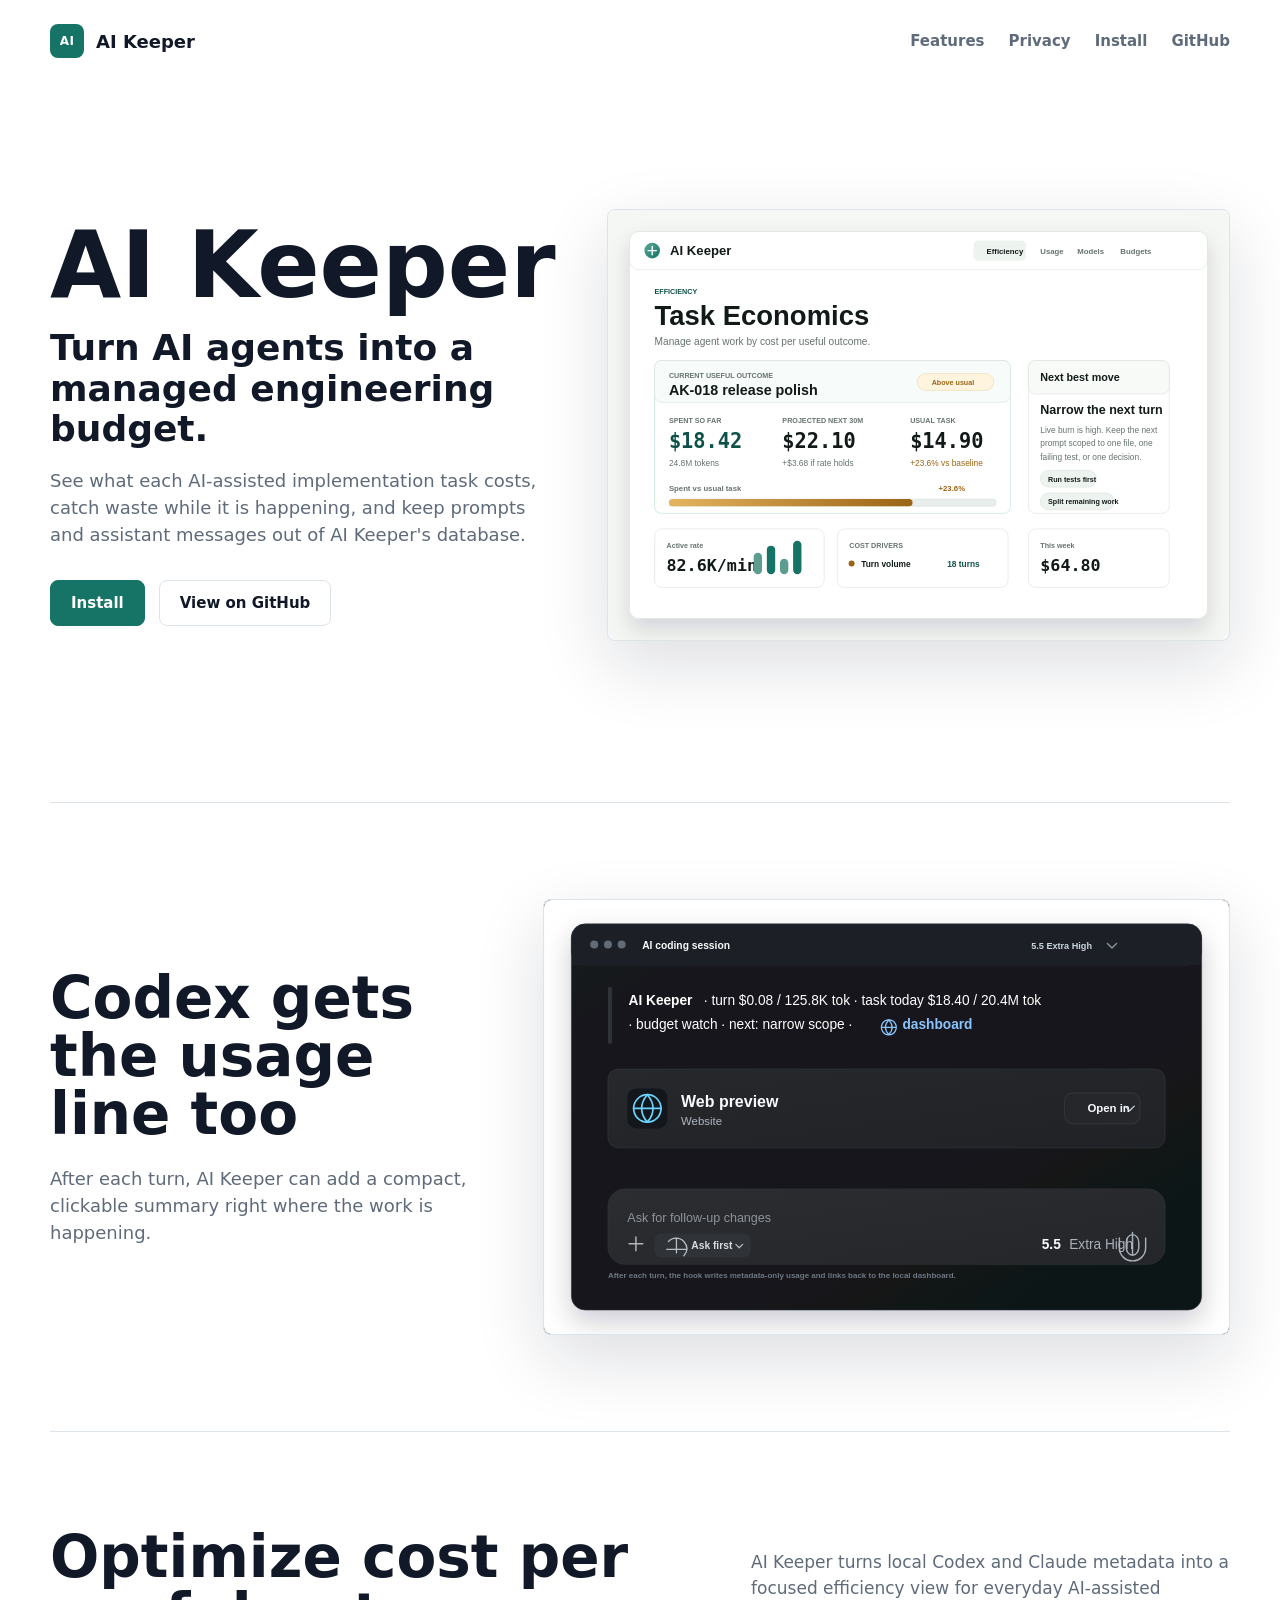
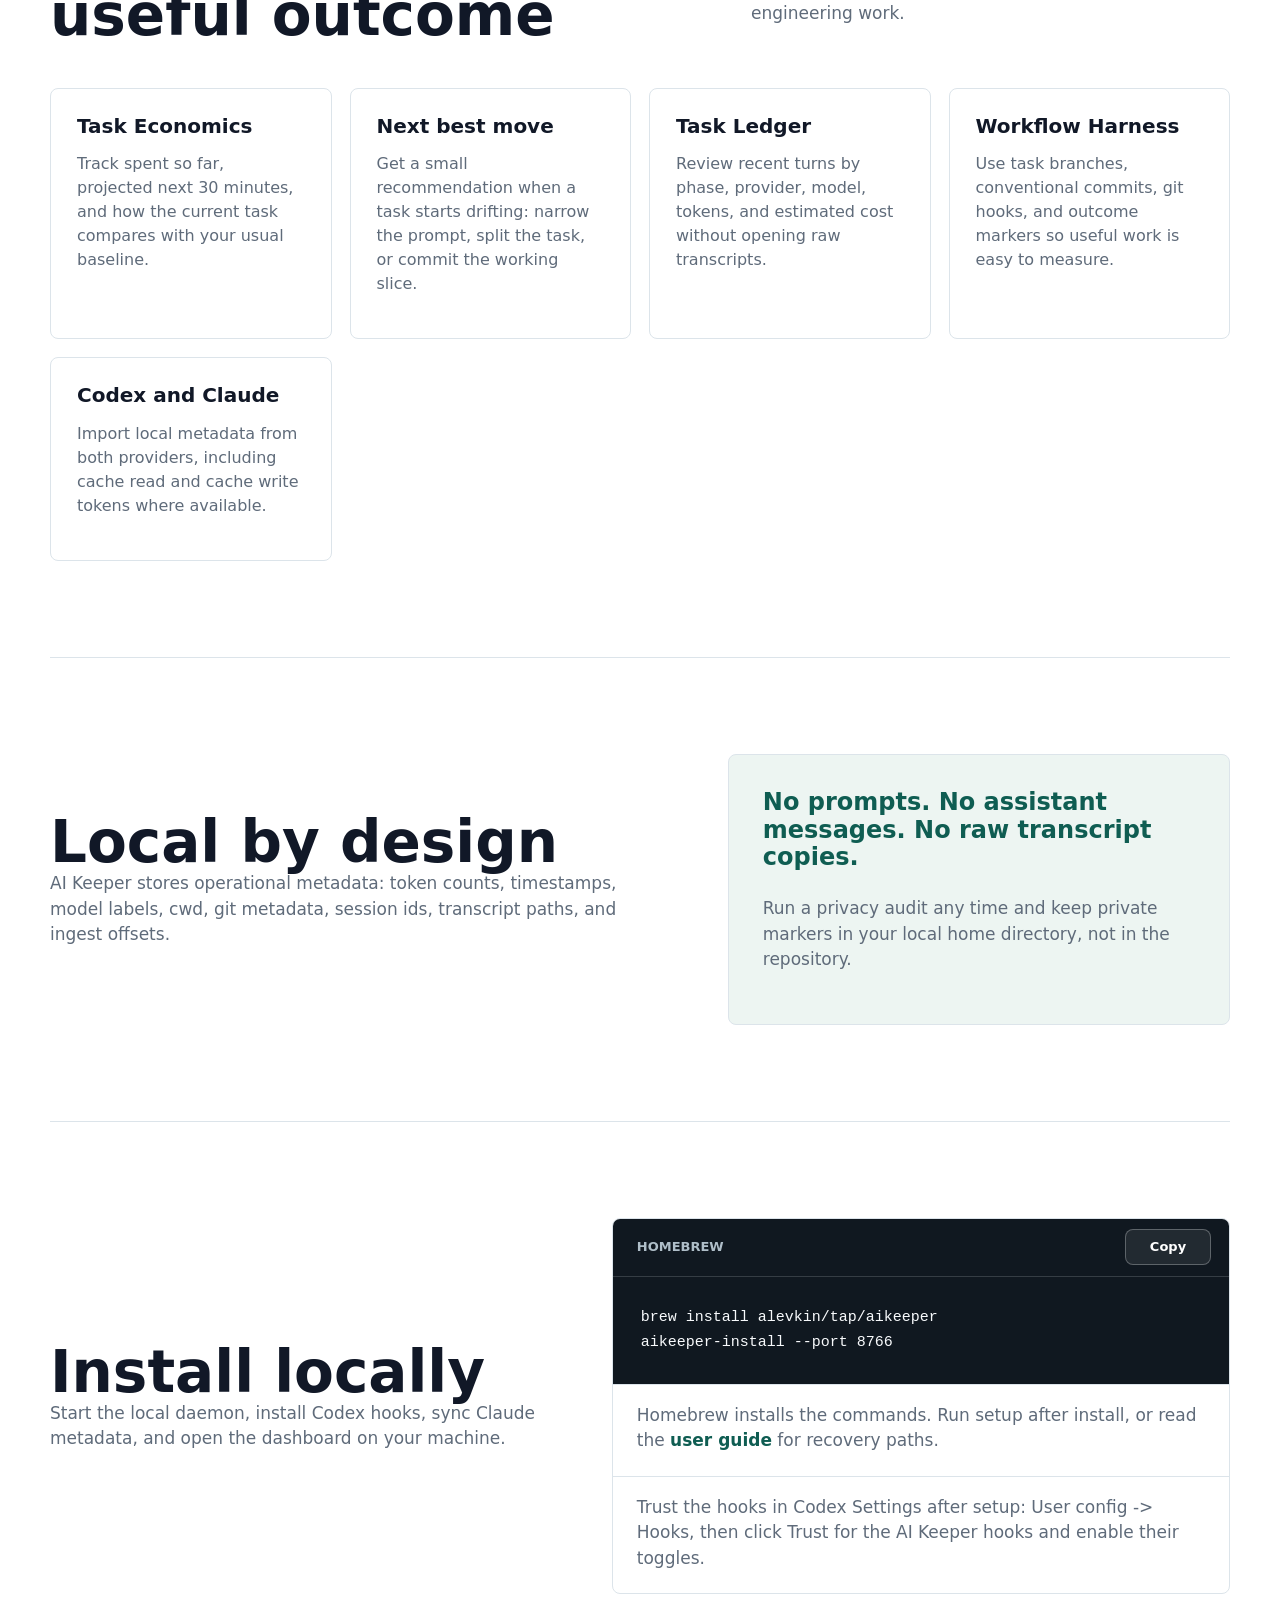
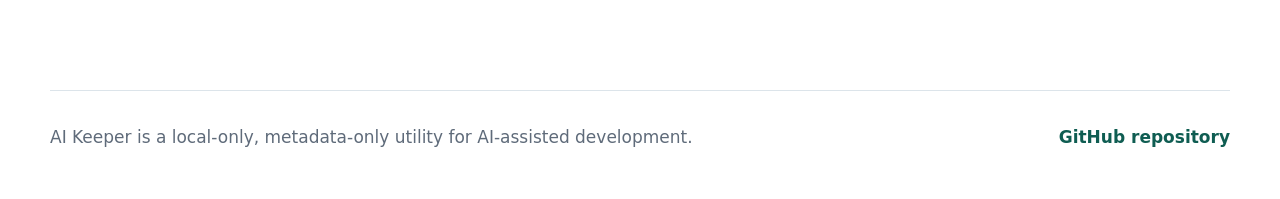
<file: docs/index.html>
<!doctype html>
<html lang="en">
  <head>
    <meta charset="utf-8">
    <meta name="viewport" content="width=device-width, initial-scale=1">
    <title>AI Keeper - AI Task Economics</title>
    <meta
      name="description"
      content="AI Keeper is a local-only task economics dashboard for Codex and Claude, helping developers manage AI implementation cost per useful outcome."
    >
    <meta name="robots" content="index,follow,max-image-preview:large">
    <meta name="author" content="Andrei Levkin">
    <meta name="theme-color" content="#157465">
    <link rel="canonical" href="https://andrei.levk.in/ai-keeper/">
    <link rel="sitemap" type="application/xml" href="sitemap.xml">
    <meta property="og:title" content="AI Keeper - AI Task Economics">
    <meta
      property="og:description"
      content="Turn AI agents from an open-ended burn rate into a managed engineering budget."
    >
    <meta property="og:type" content="website">
    <meta property="og:url" content="https://andrei.levk.in/ai-keeper/">
    <meta property="og:site_name" content="AI Keeper">
    <meta property="og:locale" content="en_US">
    <meta property="og:image" content="https://andrei.levk.in/ai-keeper/assets/social-preview.png">
    <meta property="og:image:width" content="1200">
    <meta property="og:image:height" content="630">
    <meta property="og:image:alt" content="AI Keeper dashboard showing task economics for AI-assisted engineering work">
    <meta name="twitter:card" content="summary_large_image">
    <meta name="twitter:title" content="AI Keeper - AI Task Economics">
    <meta
      name="twitter:description"
      content="Local-only task economics for Codex and Claude usage without storing prompts or assistant messages."
    >
    <meta name="twitter:image" content="https://andrei.levk.in/ai-keeper/assets/social-preview.png">
    <link
      rel="icon"
      href="data:image/svg+xml,%3Csvg xmlns='http://www.w3.org/2000/svg' viewBox='0 0 64 64'%3E%3Crect width='64' height='64' rx='14' fill='%23157465'/%3E%3Ctext x='32' y='39' text-anchor='middle' font-family='Arial,sans-serif' font-size='23' font-weight='700' fill='white'%3EAI%3C/text%3E%3C/svg%3E"
    >
    <link rel="stylesheet" href="styles.css?v=20260618-nowrap-v2">
    <script type="application/ld+json">
      {
        "@context": "https://schema.org",
        "@type": "SoftwareApplication",
        "name": "AI Keeper",
        "url": "https://andrei.levk.in/ai-keeper/",
        "description": "AI Keeper is a local-only Task Economics dashboard for Codex and Claude usage that helps developers manage AI implementation cost per useful outcome.",
        "applicationCategory": "DeveloperApplication",
        "operatingSystem": "macOS, Linux",
        "codeRepository": "https://github.com/alevkin/ai-keeper",
        "downloadUrl": "https://github.com/alevkin/ai-keeper/releases/latest",
        "installUrl": "https://github.com/alevkin/homebrew-tap",
        "image": "https://andrei.levk.in/ai-keeper/assets/social-preview.png",
        "featureList": [
          "Task Economics",
          "Codex and Claude usage metadata",
          "Workflow Harness",
          "Local-only privacy model",
          "Cost per useful outcome"
        ],
        "offers": {
          "@type": "Offer",
          "price": "0",
          "priceCurrency": "USD"
        }
      }
    </script>
  </head>
  <body>
    <header class="site-header">
      <a class="brand" href="#">
        <span class="brand-mark" aria-hidden="true">AI</span>
        <span>AI Keeper</span>
      </a>
      <nav aria-label="Primary navigation">
        <a href="#features">Features</a>
        <a href="#privacy">Privacy</a>
        <a href="#install">Install</a>
        <a href="https://github.com/alevkin/ai-keeper">GitHub</a>
      </nav>
    </header>

    <main>
      <section class="hero">
        <div class="hero-copy">
          <h1>AI Keeper</h1>
          <p class="hero-lede">
            Turn AI agents into a managed engineering budget.
          </p>
          <p>
            See what each AI-assisted implementation task costs, catch waste
            while it is happening, and keep prompts and assistant messages out
            of AI Keeper's database.
          </p>
          <div class="hero-actions" aria-label="Primary actions">
            <a class="button primary" href="#install">Install</a>
            <a class="button secondary" href="https://github.com/alevkin/ai-keeper">View on GitHub</a>
          </div>
        </div>
        <figure class="product-frame">
          <img src="assets/dashboard-preview.svg?v=20260618-task-economics" alt="AI Keeper dashboard preview">
        </figure>
      </section>

      <section id="codex-hook" class="section hook-preview">
        <div class="hook-copy">
          <h2>Codex gets the usage line too</h2>
          <p>
            After each turn, AI Keeper can add a compact, clickable summary
            right where the work is happening.
          </p>
        </div>
        <figure class="hook-figure">
          <img
            src="assets/codex-hook-preview.svg"
            alt="AI Keeper Codex hook summary preview with a dashboard link and web preview card"
          >
          <figcaption class="visually-hidden">
            AI Keeper · turn $0.08 / 125.8K tokens · task today $18.40 / 20.4M tokens · budget watch · next: narrow scope · dashboard
          </figcaption>
        </figure>
      </section>

      <section id="features" class="section">
        <div class="section-heading">
          <h2>Optimize cost per useful outcome</h2>
          <p>
            AI Keeper turns local Codex and Claude metadata into a focused
            efficiency view for everyday AI-assisted engineering work.
          </p>
        </div>
        <div class="feature-grid">
          <article>
            <h3>Task Economics</h3>
            <p>Track spent so far, projected next 30 minutes, and how the current task compares with your usual baseline.</p>
          </article>
          <article>
            <h3>Next best move</h3>
            <p>Get a small recommendation when a task starts drifting: narrow the prompt, split the task, or commit the working slice.</p>
          </article>
          <article>
            <h3>Task Ledger</h3>
            <p>Review recent turns by phase, provider, model, tokens, and estimated cost without opening raw transcripts.</p>
          </article>
          <article>
            <h3>Workflow Harness</h3>
            <p>Use task branches, conventional commits, git hooks, and outcome markers so useful work is easy to measure.</p>
          </article>
          <article>
            <h3>Codex and Claude</h3>
            <p>Import local metadata from both providers, including cache read and cache write tokens where available.</p>
          </article>
        </div>
      </section>

      <section id="privacy" class="section split">
        <div>
          <h2>Local by design</h2>
          <p>
            AI Keeper stores operational metadata: token counts, timestamps,
            model labels, cwd, git metadata, session ids, transcript paths, and
            ingest offsets.
          </p>
        </div>
        <div class="privacy-panel">
          <p>No prompts. No assistant messages. No raw transcript copies.</p>
          <p>
            Run a privacy audit any time and keep private markers in your local
            home directory, not in the repository.
          </p>
        </div>
      </section>

      <section id="install" class="section install">
        <div>
          <h2>Install locally</h2>
          <p>
            Start the local daemon, install Codex hooks, sync Claude metadata,
            and open the dashboard on your machine.
          </p>
        </div>
        <div class="command-card">
          <div class="command-bar">
            <span>Homebrew</span>
            <button
              class="copy-command"
              type="button"
              data-copy-command="brew install alevkin/tap/aikeeper&#10;aikeeper-install --port 8766"
              aria-label="Copy install command"
            >
              Copy
            </button>
          </div>
          <pre><code>brew install alevkin/tap/aikeeper
aikeeper-install --port 8766</code></pre>
          <p class="install-note">
            Homebrew installs the commands. Run setup after install, or read the
            <a href="user-guide.md">user guide</a> for recovery paths.
          </p>
          <p class="install-note">
            Trust the hooks in Codex Settings after setup: User config -> Hooks,
            then click Trust for the AI Keeper hooks and enable their toggles.
          </p>
        </div>
      </section>
    </main>

    <footer class="site-footer">
      <p>AI Keeper is a local-only, metadata-only utility for AI-assisted development.</p>
      <a href="https://github.com/alevkin/ai-keeper">GitHub repository</a>
    </footer>
    <script>
      document.querySelectorAll("[data-copy-command]").forEach((button) => {
        button.addEventListener("click", async () => {
          const command = button.getAttribute("data-copy-command");
          const originalLabel = button.textContent;
          try {
            await navigator.clipboard.writeText(command);
            button.textContent = "Copied";
            window.setTimeout(() => {
              button.textContent = originalLabel;
            }, 1800);
          } catch {
            button.textContent = "Copy failed";
            window.setTimeout(() => {
              button.textContent = originalLabel;
            }, 1800);
          }
        });
      });
    </script>
  </body>
</html>
</file>
<file: docs/styles.css>
:root {
  color-scheme: light;
  --bg: #ffffff;
  --ink: #111827;
  --muted: #5f6b7a;
  --line: #dce4ea;
  --soft: #f7faf9;
  --soft-strong: #edf5f2;
  --accent: #157465;
  --accent-dark: #0f5d52;
  --shadow: 0 24px 70px rgba(15, 23, 42, 0.14);
}

* {
  box-sizing: border-box;
}

html {
  scroll-behavior: smooth;
}

body {
  margin: 0;
  background: var(--bg);
  color: var(--ink);
  font-family: Inter, ui-sans-serif, system-ui, -apple-system, BlinkMacSystemFont, "Segoe UI", sans-serif;
  line-height: 1.5;
  overflow-x: hidden;
}

a {
  color: inherit;
  text-decoration: none;
}

.visually-hidden {
  position: absolute;
  width: 1px;
  height: 1px;
  padding: 0;
  margin: -1px;
  overflow: hidden;
  clip: rect(0, 0, 0, 0);
  white-space: nowrap;
  border: 0;
}

.site-header {
  display: flex;
  align-items: center;
  justify-content: space-between;
  gap: 28px;
  width: min(1180px, calc(100vw - 48px));
  margin: 0 auto;
  padding: 24px 0;
}

.brand {
  display: inline-flex;
  align-items: center;
  gap: 12px;
  font-weight: 760;
  font-size: 18px;
}

.brand-mark {
  display: inline-grid;
  place-items: center;
  width: 34px;
  height: 34px;
  border-radius: 8px;
  background: var(--accent);
  color: #ffffff;
  font-size: 12px;
  letter-spacing: 0.04em;
}

nav {
  display: flex;
  align-items: center;
  gap: 24px;
  color: var(--muted);
  font-size: 15px;
  font-weight: 600;
}

nav a:hover {
  color: var(--ink);
}

.hero {
  display: grid;
  grid-template-columns: minmax(500px, 0.9fr) minmax(0, 1.1fr);
  align-items: center;
  gap: 48px;
  width: min(1180px, calc(100vw - 48px));
  min-height: 720px;
  margin: 0 auto;
  padding: 36px 0 70px;
}

.hero-copy {
  min-width: 0;
  max-width: 560px;
}

h1,
h2,
h3,
p {
  margin-top: 0;
}

h1 {
  margin-bottom: 20px;
  font-size: 92px;
  line-height: 0.92;
  letter-spacing: 0;
  max-width: 100%;
  white-space: nowrap;
}

.hero-lede {
  margin-bottom: 18px;
  color: var(--ink);
  font-size: 36px;
  line-height: 1.12;
  font-weight: 720;
}

.hero-copy p:not(.hero-lede) {
  max-width: 500px;
  color: var(--muted);
  font-size: 18px;
}

.hero-actions {
  display: flex;
  flex-wrap: wrap;
  gap: 14px;
  margin-top: 32px;
}

.button {
  display: inline-flex;
  align-items: center;
  justify-content: center;
  min-height: 46px;
  padding: 0 20px;
  border-radius: 8px;
  border: 1px solid var(--line);
  font-weight: 720;
  font-size: 15px;
}

.button.primary {
  border-color: var(--accent);
  background: var(--accent);
  color: #ffffff;
}

.button.primary:hover {
  background: var(--accent-dark);
}

.button.secondary:hover {
  border-color: #b7c6d0;
}

.product-frame {
  min-width: 0;
  margin: 0;
  border: 1px solid var(--line);
  border-radius: 8px;
  background: var(--soft);
  box-shadow: var(--shadow);
  overflow: hidden;
}

.product-frame img {
  display: block;
  width: 100%;
  height: auto;
}

.section {
  width: min(1180px, calc(100vw - 48px));
  margin: 0 auto;
  padding: 96px 0;
  border-top: 1px solid var(--line);
}

.section-heading {
  display: grid;
  grid-template-columns: minmax(0, 0.75fr) minmax(320px, 0.55fr);
  gap: 48px;
  align-items: end;
  margin-bottom: 44px;
}

.hook-preview {
  display: grid;
  grid-template-columns: minmax(0, 0.64fr) minmax(520px, 1fr);
  gap: 54px;
  align-items: center;
}

.hook-copy p {
  max-width: 460px;
  margin-top: 22px;
  color: var(--muted);
  font-size: 18px;
}

.hook-figure {
  margin: 0;
  border: 1px solid var(--line);
  border-radius: 8px;
  background: #0e141a;
  box-shadow: var(--shadow);
  overflow: hidden;
}

.hook-figure img {
  display: block;
  width: 100%;
  height: auto;
}

h2 {
  margin-bottom: 0;
  font-size: 58px;
  line-height: 1;
  letter-spacing: 0;
}

.section-heading p,
.split p,
.install p,
.site-footer {
  color: var(--muted);
  font-size: 17px;
}

.feature-grid {
  display: grid;
  grid-template-columns: repeat(4, minmax(0, 1fr));
  gap: 18px;
}

.feature-grid article,
.privacy-panel,
.command-card {
  min-width: 0;
  border: 1px solid var(--line);
  border-radius: 8px;
  background: #ffffff;
}

.feature-grid article {
  min-height: 190px;
  padding: 26px;
}

h3 {
  margin-bottom: 14px;
  font-size: 20px;
  line-height: 1.18;
}

.feature-grid p {
  color: var(--muted);
}

.split {
  display: grid;
  grid-template-columns: minmax(0, 0.88fr) minmax(360px, 0.72fr);
  gap: 64px;
  align-items: center;
}

.privacy-panel {
  padding: 34px;
  background: var(--soft-strong);
}

.privacy-panel p:first-child {
  color: var(--accent-dark);
  font-size: 24px;
  line-height: 1.16;
  font-weight: 760;
}

.install {
  display: grid;
  grid-template-columns: minmax(0, 0.72fr) minmax(420px, 0.88fr);
  gap: 56px;
  align-items: center;
}

.command-card {
  overflow: hidden;
}

.command-bar {
  display: flex;
  align-items: center;
  justify-content: space-between;
  gap: 16px;
  min-height: 58px;
  padding: 0 18px 0 24px;
  border-bottom: 1px solid rgba(220, 228, 234, 0.18);
  background: #101820;
  color: #afbec8;
  font-size: 13px;
  font-weight: 720;
  text-transform: uppercase;
}

.copy-command {
  min-width: 86px;
  min-height: 36px;
  padding: 0 14px;
  border: 1px solid rgba(248, 250, 252, 0.28);
  border-radius: 8px;
  background: rgba(248, 250, 252, 0.08);
  color: #ffffff;
  font: inherit;
  text-transform: none;
  cursor: pointer;
}

.copy-command:hover {
  border-color: rgba(248, 250, 252, 0.52);
  background: rgba(248, 250, 252, 0.14);
}

pre {
  margin: 0;
  padding: 28px;
  overflow-x: auto;
  background: #101820;
  color: #f8fafc;
}

.install-note {
  margin: 0;
  padding: 18px 24px 22px;
  border-top: 1px solid var(--line);
  color: var(--muted);
  font-size: 15px;
}

.install-note a {
  color: var(--accent-dark);
  font-weight: 720;
}

code {
  font-family: "SFMono-Regular", Consolas, "Liberation Mono", monospace;
  font-size: 15px;
  line-height: 1.7;
}

.site-footer {
  display: flex;
  justify-content: space-between;
  gap: 24px;
  width: min(1180px, calc(100vw - 48px));
  margin: 0 auto;
  padding: 34px 0 48px;
  border-top: 1px solid var(--line);
}

.site-footer p {
  margin-bottom: 0;
}

.site-footer a {
  color: var(--accent-dark);
  font-weight: 720;
}

@media (max-width: 940px) {
  .hero,
  .section-heading,
  .hook-preview,
  .split,
  .install {
    grid-template-columns: 1fr;
  }

  .hero {
    min-height: auto;
    padding-top: 42px;
  }

  h1 {
    font-size: 76px;
  }

  h2 {
    font-size: 48px;
  }

  .feature-grid {
    grid-template-columns: repeat(2, minmax(0, 1fr));
  }
}

@media (max-width: 760px) {
  .site-header,
  .site-footer {
    align-items: flex-start;
    flex-direction: column;
  }

  nav {
    flex-wrap: wrap;
    gap: 14px 18px;
  }

  .hero,
  .section {
    width: calc(100vw - 32px);
    max-width: 1180px;
  }

  .hero > *,
  .section > *,
  .section-heading > *,
  .hook-preview > *,
  .split > *,
  .install > * {
    min-width: 0;
  }

  h1 {
    font-size: 54px;
    line-height: 0.96;
  }

  h2 {
    font-size: 38px;
    line-height: 1.04;
  }

  .hero-lede {
    font-size: 23px;
    line-height: 1.18;
  }

  .hero-copy,
  .hero-copy p:not(.hero-lede),
  .hook-copy,
  .hook-copy p {
    max-width: 100%;
  }

  .hero {
    gap: 36px;
    padding-bottom: 64px;
  }

  .product-frame {
    margin-right: 0;
  }

  .feature-grid {
    grid-template-columns: 1fr;
  }

  .feature-grid article {
    min-height: 0;
  }

  .hook-preview {
    gap: 34px;
    padding-top: 72px;
    padding-bottom: 72px;
  }

  .hook-copy p {
    margin-top: 16px;
  }

  .hook-figure {
    margin-right: 0;
  }

  pre {
    padding: 22px;
  }

  .command-bar {
    padding-left: 18px;
  }

  .copy-command {
    min-width: 82px;
  }
}

@media (max-width: 420px) {
  h1 {
    font-size: 50px;
  }
}

@media (max-width: 360px) {
  h1 {
    font-size: 44px;
  }
}
</file>
